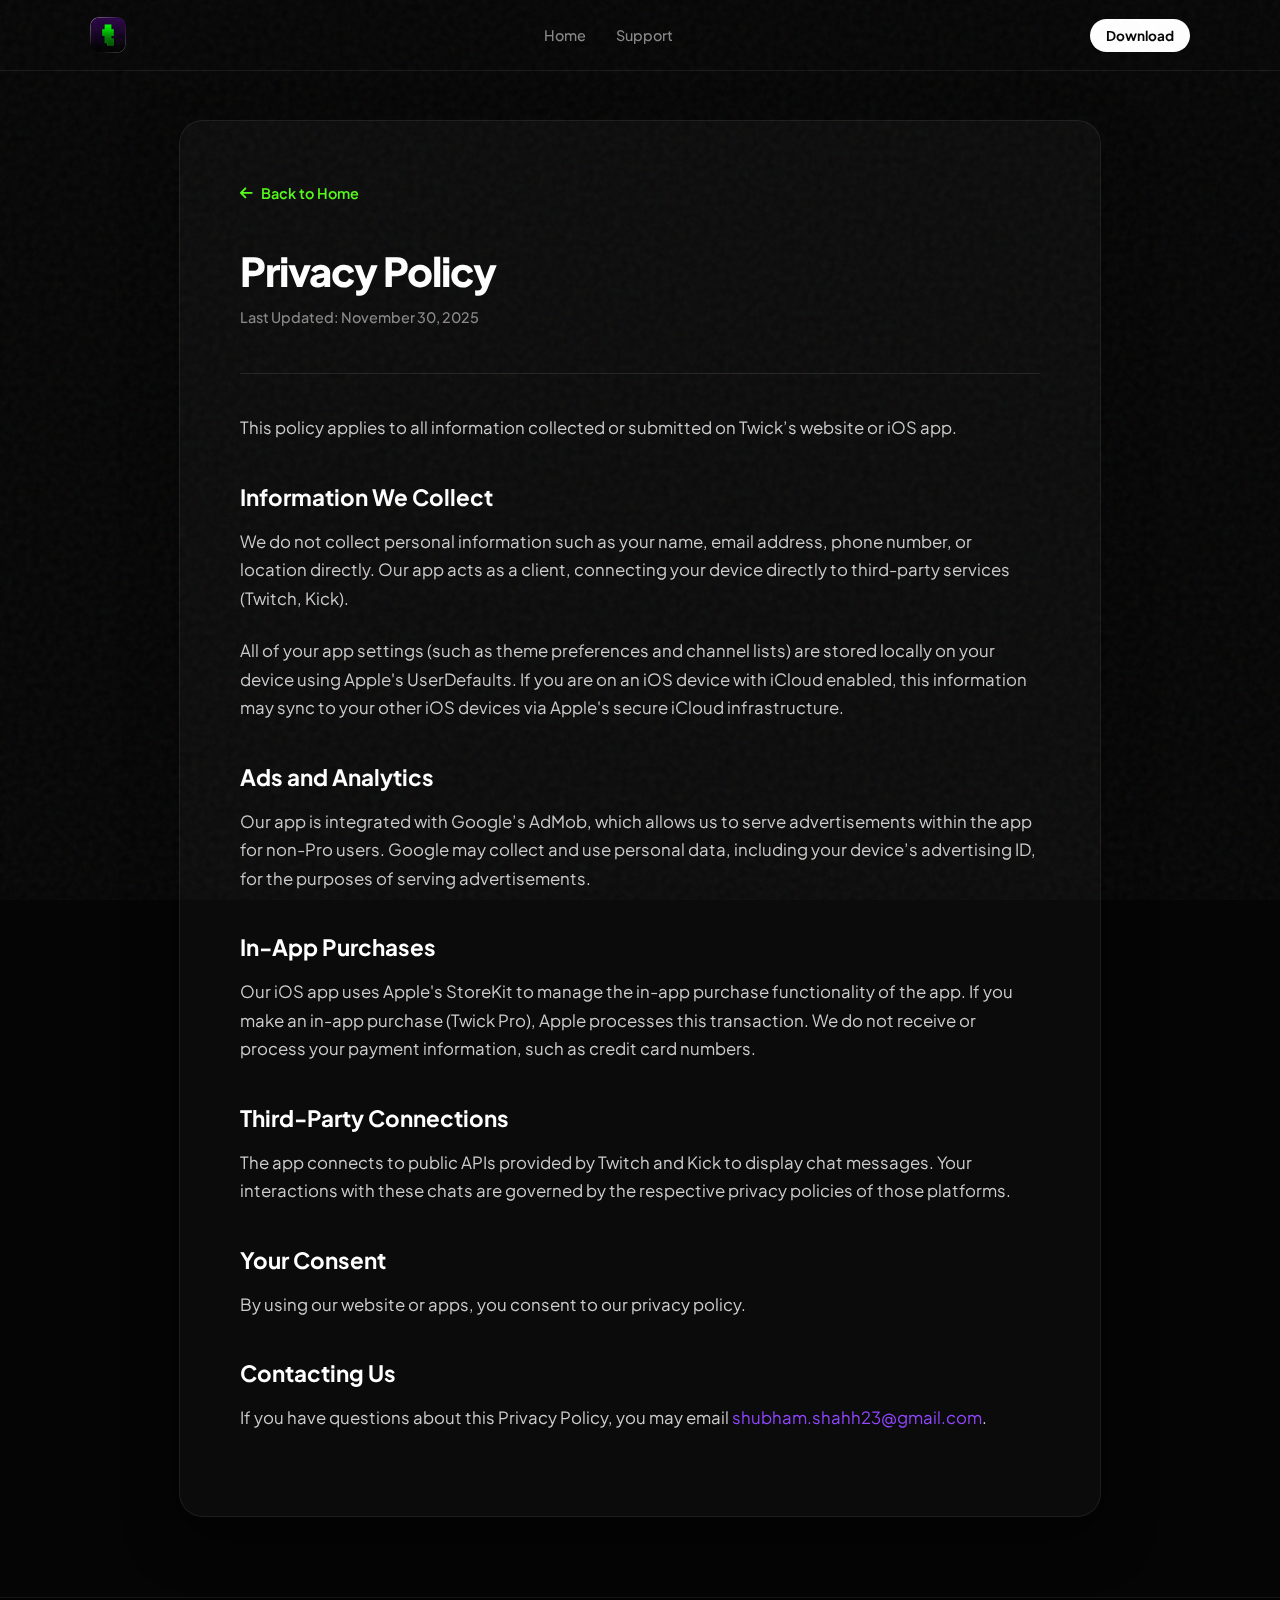
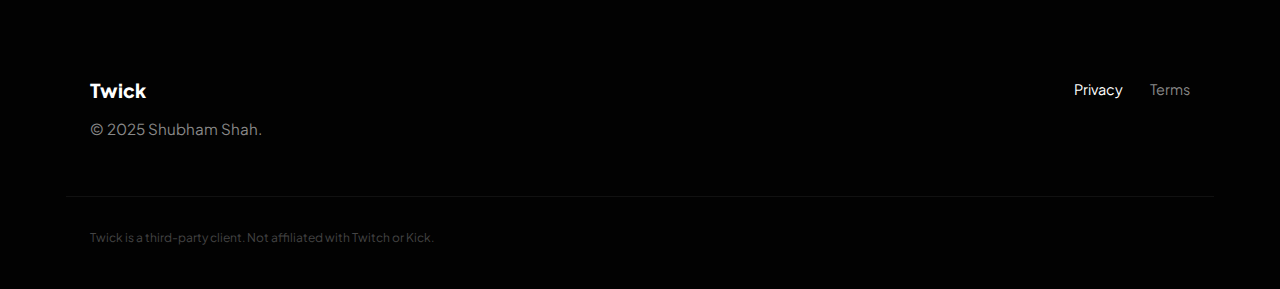
<file: privacy.html>
<!DOCTYPE html>
<html lang="en">
<head>
    <meta charset="UTF-8">
    <meta name="viewport" content="width=device-width, initial-scale=1.0">
    <title>Privacy Policy | Twick</title>
    <link rel="icon" type="image/png" href="logo.png">
    <link rel="stylesheet" href="style.css">
    <link rel="stylesheet" href="https://cdnjs.cloudflare.com/ajax/libs/font-awesome/6.4.0/css/all.min.css">
    <link href="https://fonts.googleapis.com/css2?family=Plus+Jakarta+Sans:wght@400;500;600;700;800&display=swap" rel="stylesheet">
</head>
<body>

    <div class="noise-overlay"></div>

    <nav class="navbar">
        <div class="container nav-container">
            <a href="index.html" class="logo">
                <img src="logo.png" alt="Twick Logo" class="nav-logo-img">
            </a>
            <div class="nav-links">
                <a href="index.html">Home</a>
                <a href="mailto:shubham.shahh23@gmail.com">Support</a>
            </div>
            <a href="https://apps.apple.com/us/app/twick-chat-for-kick-twitch/id6755964690" class="btn-download-nav">
                Download
            </a>
        </div>
    </nav>

    <div class="legal-wrapper">
        <div class="legal-card">
            <div class="legal-header">
                <a href="index.html" class="back-link"><i class="fas fa-arrow-left"></i> Back to Home</a>
                <h1 class="legal-title">Privacy Policy</h1>
                <p class="legal-date">Last Updated: November 30, 2025</p>
            </div>

            <div class="legal-content">
                <p>This policy applies to all information collected or submitted on Twick’s website or iOS app.</p>

                <h3>Information We Collect</h3>
                <p>We do not collect personal information such as your name, email address, phone number, or location directly. Our app acts as a client, connecting your device directly to third-party services (Twitch, Kick).</p>
                <p>All of your app settings (such as theme preferences and channel lists) are stored locally on your device using Apple's UserDefaults. If you are on an iOS device with iCloud enabled, this information may sync to your other iOS devices via Apple's secure iCloud infrastructure.</p>

                <h3>Ads and Analytics</h3>
                <p>Our app is integrated with Google’s AdMob, which allows us to serve advertisements within the app for non-Pro users. Google may collect and use personal data, including your device’s advertising ID, for the purposes of serving advertisements.</p>

                <h3>In-App Purchases</h3>
                <p>Our iOS app uses Apple's StoreKit to manage the in-app purchase functionality of the app. If you make an in-app purchase (Twick Pro), Apple processes this transaction. We do not receive or process your payment information, such as credit card numbers.</p>

                <h3>Third-Party Connections</h3>
                <p>The app connects to public APIs provided by Twitch and Kick to display chat messages. Your interactions with these chats are governed by the respective privacy policies of those platforms.</p>

                <h3>Your Consent</h3>
                <p>By using our website or apps, you consent to our privacy policy.</p>

                <h3>Contacting Us</h3>
                <p>If you have questions about this Privacy Policy, you may email <a href="mailto:shubham.shahh23@gmail.com">shubham.shahh23@gmail.com</a>.</p>
            </div>
        </div>
    </div>

    <footer>
        <div class="container footer-container">
            <div class="footer-left">
                <span class="footer-logo">Twick</span>
                <p>&copy; 2025 Shubham Shah.</p>
            </div>
            <div class="footer-links">
                <a href="privacy.html" style="color: var(--text);">Privacy</a>
                <a href="terms.html">Terms</a>
            </div>
        </div>
        <div class="container disclaimer-container">
            <p class="disclaimer">Twick is a third-party client. Not affiliated with Twitch or Kick.</p>
        </div>
    </footer>

</body>
</html>
</file>
<file: style.css>
:root {
    --bg-dark: #050505;
    --glass: rgba(20, 20, 20, 0.6);
    --border: rgba(255, 255, 255, 0.08);
    --primary: #53FC18; /* Kick Green */
    --accent: #9146FF;  /* Twitch Purple */
    --text: #ffffff;
    --text-muted: #888888;
}

body {
    background-color: var(--bg-dark);
    color: var(--text);
    font-family: 'Plus Jakarta Sans', sans-serif;
    margin: 0;
    overflow-x: hidden;
    -webkit-font-smoothing: antialiased;
}

/* --- Global Texture Overlay --- */
.noise-overlay {
    position: fixed;
    top: 0; left: 0; width: 100%; height: 100%;
    background-image: url("data:image/svg+xml,%3Csvg viewBox='0 0 200 200' xmlns='http://www.w3.org/2000/svg'%3E%3Cfilter id='noiseFilter'%3E%3CfeTurbulence type='fractalNoise' baseFrequency='0.65' numOctaves='3' stitchTiles='stitch'/%3E%3C/filter%3E%3Crect width='100%25' height='100%25' filter='url(%23noiseFilter)' opacity='0.05'/%3E%3C/svg%3E");
    pointer-events: none;
    z-index: 9999;
}

.container {
    max-width: 1100px;
    margin: 0 auto;
    padding: 0 24px;
}

/* --- Navigation --- */
.navbar {
    position: fixed;
    top: 0; left: 0; width: 100%;
    z-index: 100;
    backdrop-filter: blur(16px);
    -webkit-backdrop-filter: blur(16px);
    border-bottom: 1px solid var(--border);
    background: rgba(5,5,5,0.7);
}

.nav-container {
    display: flex;
    justify-content: space-between;
    align-items: center;
    height: 70px;
}

.logo { 
    font-size: 1.5rem; 
    font-weight: 800; 
    text-decoration: none; 
    letter-spacing: -0.5px; 
    display: flex;
    align-items: center;
    gap: 12px;
}

.nav-logo-img {
    height: 36px;
    width: auto;
    border-radius: 8px;
}

.kick-green { color: var(--primary); }
.twitch-purple { color: var(--accent); }

.nav-links { display: flex; gap: 30px; }
.nav-links a { color: var(--text-muted); text-decoration: none; font-weight: 500; font-size: 0.9rem; transition: 0.2s; }
.nav-links a:hover { color: var(--text); }

.btn-download-nav {
    background: #fff;
    color: #000;
    padding: 8px 16px;
    border-radius: 20px;
    font-weight: 700;
    font-size: 0.85rem;
    text-decoration: none;
    transition: 0.2s;
}
.btn-download-nav:hover { transform: scale(1.05); }

/* --- Hero Section --- */
.hero {
    position: relative;
    padding-top: 140px;
    padding-bottom: 80px;
    overflow: hidden;
}

.spotlight {
    position: absolute;
    top: -200px;
    left: 50%;
    transform: translateX(-50%);
    width: 600px;
    height: 600px;
    background: radial-gradient(circle, rgba(83, 252, 24, 0.15) 0%, rgba(145, 70, 255, 0.05) 50%, transparent 70%);
    filter: blur(80px);
    z-index: -1;
}

.hero-container {
    display: flex;
    align-items: center;
    justify-content: space-between;
    gap: 60px;
}

.hero-content { max-width: 500px; z-index: 2; }

.new-pill {
    display: inline-flex;
    align-items: center;
    gap: 8px;
    padding: 6px 12px;
    border-radius: 20px;
    background: rgba(255,255,255,0.05);
    border: 1px solid var(--border);
    font-size: 0.8rem;
    color: var(--primary);
    font-weight: 600;
    margin-bottom: 24px;
}
.dot { width: 6px; height: 6px; background: var(--primary); border-radius: 50%; box-shadow: 0 0 10px var(--primary); }

h1 {
    font-size: 3.8rem;
    line-height: 1.1;
    font-weight: 800;
    letter-spacing: -1.5px;
    margin-bottom: 20px;
}
h1 em { font-style: normal; background: linear-gradient(90deg, var(--primary), var(--accent)); -webkit-background-clip: text; -webkit-text-fill-color: transparent; }

.hero-subtitle { font-size: 1.1rem; color: var(--text-muted); margin-bottom: 32px; line-height: 1.6; }

.hero-btns { display: flex; }

.store-badge-link { display: inline-block; transition: transform 0.2s; }
.store-badge-link img { height: auto; width: 170px; }
.store-badge-link:hover { transform: translateY(-3px); }

/* --- 3D Phone Visual --- */
.hero-visual {
    position: relative;
    width: 310px;
    height: 670px;
    perspective: 1000px;
}

.phone-frame {
    width: 100%;
    height: 100%;
    background: #000;
    border-radius: 42px; 
    border: 6px solid #1a1a1a;
    box-shadow: 
        0 0 0 2px #000,
        0 25px 50px -12px rgba(0, 0, 0, 0.8),
        0 0 80px rgba(83, 252, 24, 0.1);
    position: relative;
    overflow: hidden;
    transform: rotateY(-10deg) rotateX(5deg);
    transition: transform 0.5s ease;
}

.hero-visual:hover .phone-frame { transform: rotateY(0deg) rotateX(0deg); }

.app-screen {
    width: 100%;
    height: 100%;
    object-fit: cover;
    display: block;
}

.dynamic-island {
    position: absolute;
    top: 14px; left: 50%; transform: translateX(-50%);
    width: 90px; height: 26px;
    background: #000;
    border-radius: 20px;
    z-index: 10;
}

.screen-glare {
    position: absolute;
    top: 0; left: 0; width: 100%; height: 100%;
    background: linear-gradient(135deg, rgba(255,255,255,0.1) 0%, transparent 40%);
    pointer-events: none;
}

/* Floating Badge */
.float-badge {
    position: absolute;
    bottom: 60px; right: -40px;
    display: flex; align-items: center; gap: 12px;
    padding: 12px 18px;
    border-radius: 16px;
    border: 1px solid rgba(255,255,255,0.1);
    background: rgba(15,15,15,0.8);
    backdrop-filter: blur(12px);
    box-shadow: 0 10px 30px rgba(0,0,0,0.5);
    z-index: 20;
    animation: float 4s ease-in-out infinite;
}
.icon-circle { width: 36px; height: 36px; background: linear-gradient(135deg, var(--primary), #2db500); border-radius: 50%; display: flex; align-items: center; justify-content: center; color: #000; font-size: 0.9rem; }
.badge-text { display: flex; flex-direction: column; font-size: 0.75rem; color: #aaa; line-height: 1.2; }
.badge-text .value { font-size: 0.9rem; font-weight: 700; color: #fff; }

@keyframes float { 0%, 100% { transform: translateY(0); } 50% { transform: translateY(-10px); } }

/* --- Tech Strip --- */
.tech-strip { padding: 40px 0; border-top: 1px solid var(--border); border-bottom: 1px solid var(--border); background: #080808; }
.strip-label { text-align: center; font-size: 0.75rem; letter-spacing: 2px; color: #444; margin-bottom: 20px; font-weight: 700; }
.logo-grid { display: flex; justify-content: center; align-items: center; gap: 50px; flex-wrap: wrap; }

.logo-item { 
    opacity: 0.5; 
    transition: 0.3s; 
    height: 30px; 
    display: flex; 
    align-items: center; 
}

.logo-item img, .logo-item svg { 
    height: 100%; 
    width: auto; 
    max-width: 120px; 
    filter: grayscale(100%); 
    color: #888; 
    fill: currentColor; 
}

.logo-item:hover { opacity: 1; filter: drop-shadow(0 0 8px rgba(255,255,255,0.2)); }
.logo-item:hover img, .logo-item:hover svg { filter: none; color: #fff; }

/* --- Bento Grid --- */
.features { padding: 100px 0; }
.section-heading { text-align: center; margin-bottom: 60px; }
.section-heading h2 { font-size: 2.5rem; letter-spacing: -1px; }
.gradient-text { background: linear-gradient(90deg, #fff, #999); -webkit-background-clip: text; -webkit-text-fill-color: transparent; }

.bento-grid {
    display: grid;
    grid-template-columns: repeat(3, 1fr);
    grid-template-rows: repeat(2, 280px);
    gap: 24px;
}

.card {
    background: var(--glass);
    border: 1px solid var(--border);
    border-radius: 24px;
    padding: 32px;
    display: flex;
    flex-direction: column;
    transition: 0.3s;
}
.card:hover { border-color: rgba(255,255,255,0.2); transform: translateY(-4px); }

.card-wide { grid-column: span 2; }
.card-tall { grid-row: span 2; justify-content: space-between; }

.icon-box {
    width: 48px; height: 48px; background: rgba(255,255,255,0.05);
    border-radius: 12px; display: flex; align-items: center; justify-content: center;
    font-size: 1.2rem; color: var(--text); margin-bottom: 20px;
}

h3 { font-size: 1.4rem; margin-bottom: 10px; }
p { font-size: 0.95rem; color: var(--text-muted); line-height: 1.5; }

.feature-list { list-style: none; padding: 0; margin-top: 20px; }
.feature-list li { margin-bottom: 12px; display: flex; align-items: center; gap: 10px; color: #ccc; font-size: 0.9rem; }
.feature-list i { color: var(--primary); font-size: 0.8rem; }

/* --- Footer --- */
footer { padding: 80px 0 30px; border-top: 1px solid var(--border); background: #020202; }
.footer-container { display: flex; justify-content: space-between; margin-bottom: 40px; }
.footer-logo { font-weight: 800; font-size: 1.2rem; display: block; margin-bottom: 10px; }
.footer-links a { color: var(--text-muted); text-decoration: none; margin-left: 24px; font-size: 0.9rem; transition: 0.2s; }
.footer-links a:hover { color: var(--text); }
.disclaimer-container { border-top: 1px solid #111; padding-top: 20px; }
.disclaimer { font-size: 0.75rem; color: #444; }
.hamburger { display: none; font-size: 1.5rem; cursor: pointer; }

/* --- Legal Page (Privacy/Terms) --- */
.legal-wrapper {
    padding-top: 120px;
    padding-bottom: 80px;
    min-height: 100vh;
    display: flex;
    justify-content: center;
}

.legal-card {
    background: rgba(15, 15, 15, 0.6);
    backdrop-filter: blur(20px);
    -webkit-backdrop-filter: blur(20px);
    border: 1px solid rgba(255, 255, 255, 0.08);
    border-radius: 24px;
    padding: 60px;
    max-width: 800px;
    width: 100%;
    margin: 0 20px;
    box-shadow: 0 20px 50px rgba(0,0,0,0.5);
}

.legal-header {
    border-bottom: 1px solid rgba(255, 255, 255, 0.1);
    padding-bottom: 30px;
    margin-bottom: 40px;
}

.legal-title {
    font-size: 2.5rem;
    font-weight: 800;
    margin-bottom: 10px;
    color: #fff;
    letter-spacing: -1px;
}

.legal-date {
    color: var(--text-muted);
    font-size: 0.9rem;
    font-weight: 500;
}

.back-link {
    display: inline-flex;
    align-items: center;
    gap: 8px;
    color: var(--primary);
    text-decoration: none;
    font-weight: 600;
    margin-bottom: 20px;
    font-size: 0.9rem;
    transition: 0.2s;
}
.back-link:hover { transform: translateX(-5px); }

.legal-content p {
    color: #cccccc;
    font-size: 1.05rem;
    line-height: 1.7;
    margin-bottom: 24px;
}

.legal-content h3 {
    color: #ffffff;
    font-size: 1.4rem;
    margin-top: 40px;
    margin-bottom: 16px;
    font-weight: 700;
}

.legal-content a {
    color: var(--accent);
    text-decoration: none;
    border-bottom: 1px solid transparent;
    transition: 0.2s;
}
.legal-content a:hover { border-bottom-color: var(--accent); }

/* --- Mobile Queries --- */
@media (max-width: 900px) {
    .hero-container { flex-direction: column; text-align: center; }
    .hero-content { margin-bottom: 40px; }
    .hero-btns { justify-content: center; }
    .bento-grid { grid-template-columns: 1fr; grid-auto-rows: auto; }
    .card-wide, .card-tall { grid-column: span 1; grid-row: span 1; }
    .nav-links, .btn-download-nav { display: none; }
    .hamburger { display: block; }
    .nav-links.active {
        display: flex; flex-direction: column; position: absolute; top: 70px; left: 0; width: 100%;
        background: #000; padding: 20px; border-bottom: 1px solid var(--border);
    }
    .float-badge { right: 0; }
    .legal-card { padding: 30px; }
    .legal-title { font-size: 2rem; }
}
</file>
